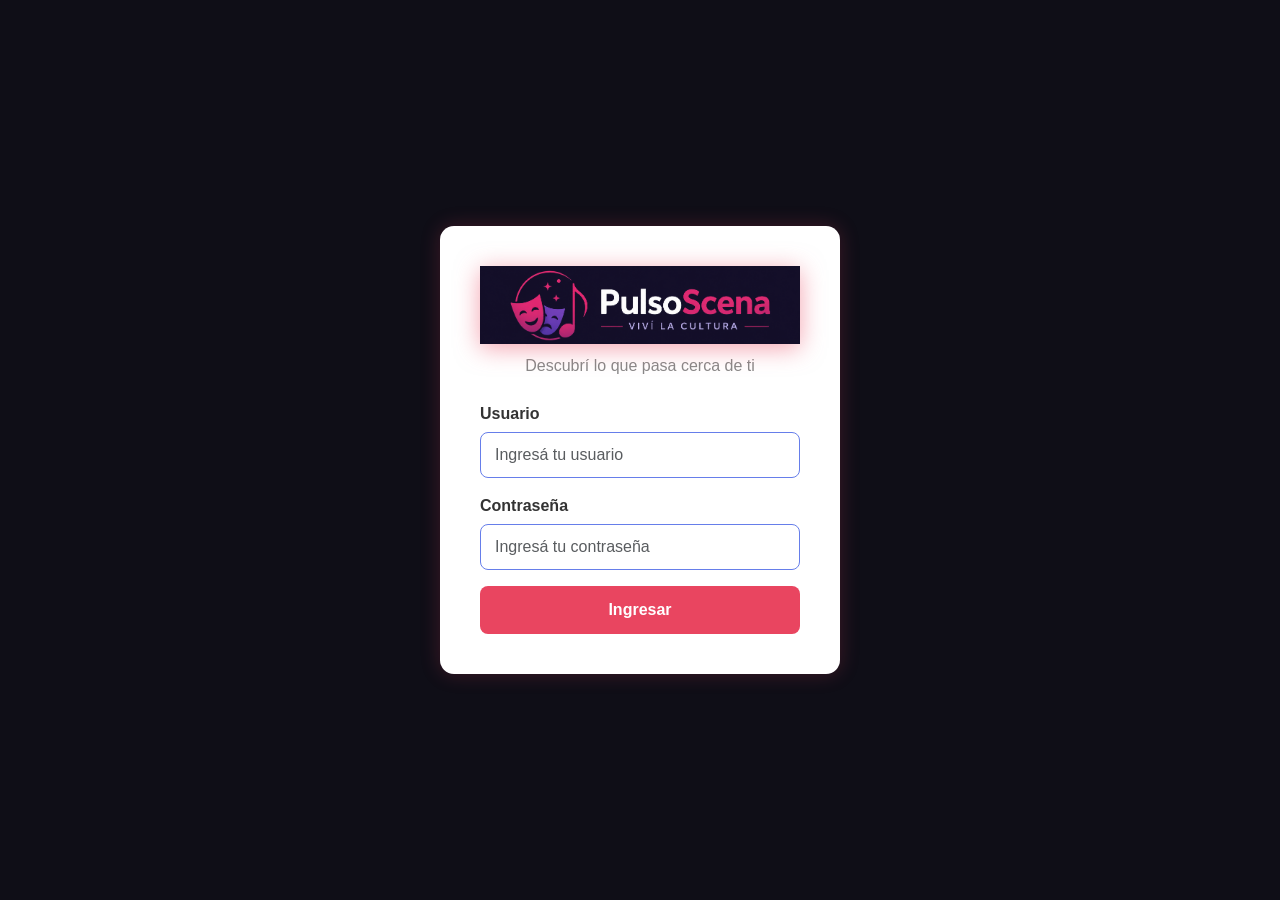
<file: login.html>
<!DOCTYPE html>
<html lang="es">
<head>
    <meta charset="UTF-8">
    <meta name="viewport" content="width=device-width, initial-scale=1.0">
    <link href="https://cdn.jsdelivr.net/npm/bootstrap@5.3.8/dist/css/bootstrap.min.css" rel="stylesheet" 
     integrity="sha384-sRIl4kxILFvY47J16cr9ZwB07vP4J8+LH7qKQnuqkuIAvNWLzeN8tE5YBujZqJLB" crossorigin="anonymous">
    <link rel="stylesheet" href="styles.css">
    <title>PulsoScena</title>
</head>
<body class="login-body">

     <div class="login-container"> 

        <div class="text-center mb-4">
    <img src="assets/logo.png" class="logo-login" alt="logo">
    <p>Descubrí lo que pasa cerca de ti</p>
</div>

        <div class="mb-3">
            <label class="form-label">Usuario</label>
            <input type="text" id="usuario" class="form-control" placeholder="Ingresá tu usuario"/>
        </div>

        <div class="mb-3">
            <label class="form-label">Contraseña</label>
            <input type="password" id="contrasena" class="form-control" placeholder="Ingresá tu contraseña"/>
        </div>

        <button id="btn-login" class="btn btn-danger w-100">Ingresar</button>

        <p id="error" class="error-msg text-center mt-1" style="display:none">
            Usuario o contraseña incorrectos 
        </p>

        <p id="validacion" class="error-msg text-center mt-1" style="display:none">
            Debe llenar todos los campos 
        </p>



    </div>
    <script src="https://cdn.jsdelivr.net/npm/bootstrap@5.3.8/dist/js/bootstrap.bundle.min.js" integrity="sha384-FKyoEForCGlyvwx9Hj09JcYn3nv7wiPVlz7YYwJrWVcXK/BmnVDxM+D2scQbITxI" crossorigin="anonymous"></script>
    <script src="script.js"></script>
</body>
</html>
</file>
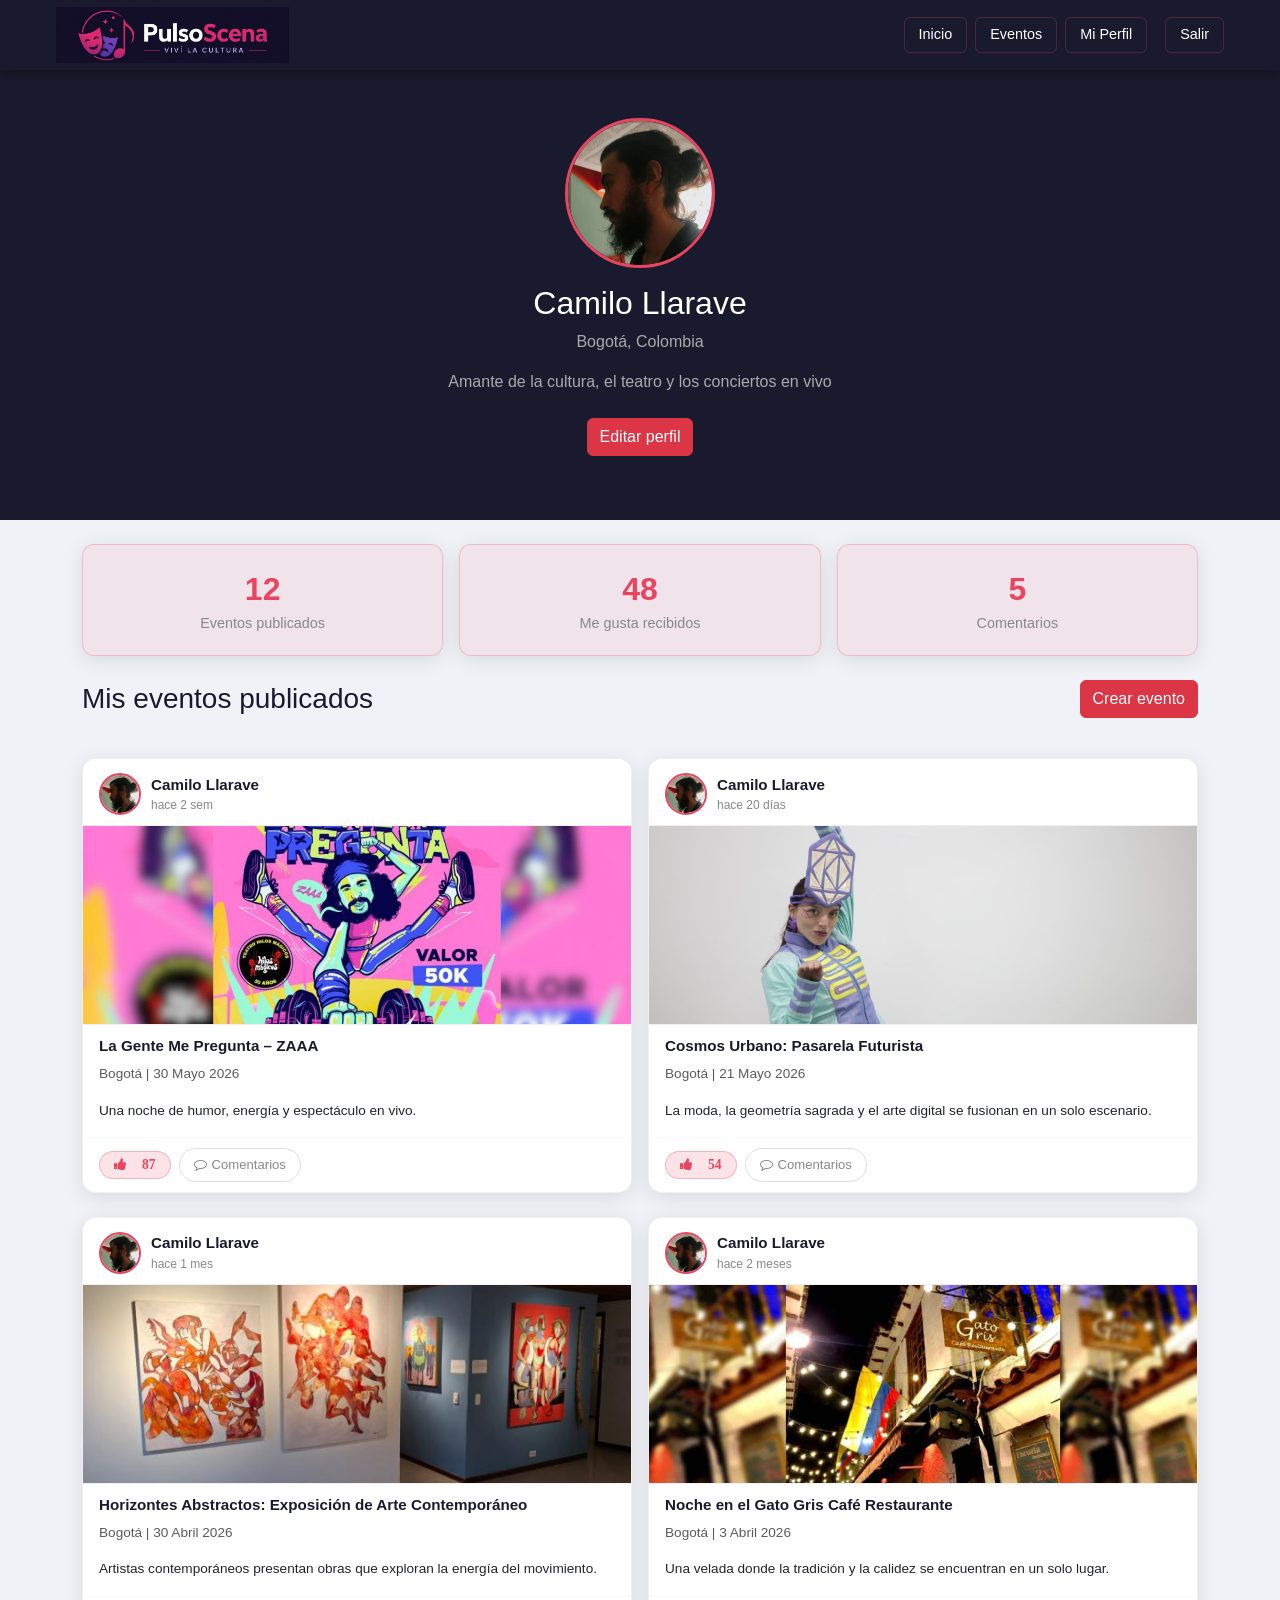
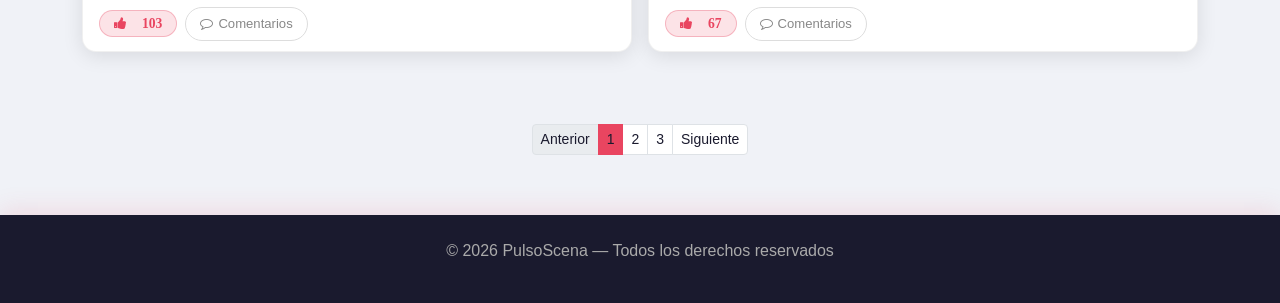
<file: perfil.html>
<!DOCTYPE html>
<html lang="es">
<head>
    <meta charset="UTF-8">
    <meta name="viewport" content="width=device-width, initial-scale=1.0">
    <link href="https://cdn.jsdelivr.net/npm/bootstrap@5.3.8/dist/css/bootstrap.min.css" rel="stylesheet" 
     integrity="sha384-sRIl4kxILFvY47J16cr9ZwB07vP4J8+LH7qKQnuqkuIAvNWLzeN8tE5YBujZqJLB" crossorigin="anonymous">
    <link rel="stylesheet" href="https://cdnjs.cloudflare.com/ajax/libs/font-awesome/4.7.0/css/font-awesome.min.css">
    <link rel="stylesheet" href="styles.css">
    <title>PulsoScena - Perfil</title>
</head>
<body>

<!-- NAVBAR -->
<nav class="navbar navbar-expand-lg" id="navbar-principal">
    <div class="container-fluid px-4">
        <a class="navbar-brand d-flex align-items-center" href="index.html">
            <img src="assets/logo.png" class="logo-navbar" alt="logo">
        </a>
        <button class="navbar-toggler" type="button"
            data-bs-toggle="collapse" data-bs-target="#menuNav">
            <span class="navbar-toggler-icon"></span>
        </button>
        <div class="collapse navbar-collapse" id="menuNav">
            <ul class="navbar-nav ms-auto">
                <li class="nav-item"><a class="nav-link" href="index.html">Inicio</a></li>
                <li class="nav-item"><a class="nav-link" href="publicaciones.html">Eventos</a></li>
                <li class="nav-item"><a class="nav-link" href="perfil.html">Mi Perfil</a></li>
                <li class="nav-item" style="margin-left:10px;">
                    <a class="nav-link" id="cerrar" href="#">Salir</a>
                </li>
            </ul>
        </div>
    </div>
</nav>

<main>

    <!-- INFO USUARIO -->
    <section class="perfil-header text-center py-5">
        <img src="assets/per.jpg" class="perfil-foto" alt="Foto de perfil">
        <h2 class="mt-3">Camilo Llarave</h2>
        <p>Bogotá, Colombia</p>
        <p>Amante de la cultura, el teatro y los conciertos en vivo</p>
        <button class="btn btn-danger mt-2 mb-3"
            data-bs-toggle="modal" data-bs-target="#modalEditarPerfil">
            Editar perfil
        </button>
    </section>

    <!-- ESTADÍSTICAS -->
    <section class="container text-center my-4">
        <div class="row g-3 mb-4">
            <div class="col-4">
                <div class="stat-card">
                    <strong>12</strong>
                    <p>Eventos publicados</p>
                </div>
            </div>
            <div class="col-4">
                <div class="stat-card">
                    <strong>48</strong>
                    <p>Me gusta recibidos</p>
                </div>
            </div>
            <div class="col-4">
                <div class="stat-card">
                    <strong>5</strong>
                    <p>Comentarios</p>
                </div>
            </div>
        </div>
    </section>

    <!-- CREAR EVENTO -->
    <section class="container my-4">
        <div class="d-flex justify-content-between align-items-center mb-4">
            <h3 class="mb-0">Mis eventos publicados</h3>
            <button class="btn btn-danger" data-bs-toggle="collapse" data-bs-target="#formCrearEvento">
                 Crear evento
            </button>
        </div>

        <div class="collapse mb-4" id="formCrearEvento">
            <div class="card card-body">
                <h5 class="mb-3">Nuevo evento</h5>
                <div class="mb-3">
                    <label class="form-label">Nombre del evento</label>
                    <input type="text" id="input-nombre-evento" class="form-control" placeholder="Ej: Concierto de Jazz"/>
                </div>
                <div class="mb-3">
                    <label class="form-label">Ciudad</label>
                    <input type="text" id="input-ciudad-evento" class="form-control" placeholder="Ej: Bogotá"/>
                </div>
                <div class="mb-3">
                    <label class="form-label">Fecha</label>
                    <input type="date" id="input-fecha-evento" class="form-control"/>
                </div>
                <div class="mb-3">
                    <label class="form-label">Descripción</label>
                    <textarea id="input-descripcion-evento" class="form-control" rows="3" placeholder="Describí el evento..."></textarea>
                </div>
                <div class="mb-3">
                    <label class="form-label">Foto del evento</label>
                    <input type="file" id="input-foto-evento" class="form-control" accept="image/*"/>
                </div>
                <button class="btn btn-danger w-100" id="btn-publicar-evento">Publicar evento</button>
                <p id="msg-evento" class="text-danger text-center mt-2" style="display:none">Por favor completá todos los campos</p>
            </div>
        </div>

        <!-- LISTA DINÁMICA -->
        <div id="lista-eventos-perfil" class="row g-3"></div>

    </section>

    <!-- PUBLICACIONES -->
    <section class="container my-4">
        <div class="row g-3">

            <!-- CARD 1 -->
            <div class="col-md-6">
                <div class="card post-card">
                    <div class="post-header">
                        <img src="assets/per.jpg" class="Fperfil" alt="Camilo">
                        <div class="post-header-info">
                            <p class="nombre">Camilo Llarave</p>
                            <p class="tiempo">hace 2 sem</p>
                        </div>
                    </div>
                    <img src="assets/teatro.jpg" class="post-img" alt="Teatro">
                    <div class="post-texto">La Gente Me Pregunta – ZAAA</div>
                    <p class="px-3 text-muted" style="font-size:0.85rem;">Bogotá | 30 Mayo 2026</p>
                    <p class="px-3" style="font-size:0.85rem;">Una noche de humor, energía y espectáculo en vivo.</p>
                    <hr class="separador">
                    <div class="post-acciones">
                        <button class="likes1 fa fa-thumbs-up">&nbsp;<span class="num-likes">87</span></button>
                        <button class="btn-ver-comentarios" data-bs-toggle="collapse" data-bs-target="#comentarios-p1">
                            <i class="fa fa-comment-o"></i> Comentarios
                        </button>
                    </div>
                    <div class="collapse" id="comentarios-p1">
                        <div class="comentarios-seccion">
                            <div class="lista-comentarios"></div>
                            <div class="comentar-fila">
                                <input type="text" class="campo-comentario" placeholder="Escribe un comentario...">
                                <button class="btn-comentar">Comentar</button>
                            </div>
                        </div>
                    </div>
                </div>
            </div>

            <!-- CARD 2 -->
            <div class="col-md-6">
                <div class="card post-card">
                    <div class="post-header">
                        <img src="assets/per.jpg" class="Fperfil" alt="Camilo">
                        <div class="post-header-info">
                            <p class="nombre">Camilo Llarave</p>
                            <p class="tiempo">hace 20 días</p>
                        </div>
                    </div>
                    <img src="assets/t.jpeg" class="post-img" alt="Moda">
                    <div class="post-texto">Cosmos Urbano: Pasarela Futurista</div>
                    <p class="px-3 text-muted" style="font-size:0.85rem;">Bogotá | 21 Mayo 2026</p>
                    <p class="px-3" style="font-size:0.85rem;">La moda, la geometría sagrada y el arte digital se fusionan en un solo escenario.</p>
                    <hr class="separador">
                    <div class="post-acciones">
                        <button class="likes1 fa fa-thumbs-up">&nbsp;<span class="num-likes">54</span></button>
                        <button class="btn-ver-comentarios" data-bs-toggle="collapse" data-bs-target="#comentarios-p2">
                            <i class="fa fa-comment-o"></i> Comentarios
                        </button>
                    </div>
                    <div class="collapse" id="comentarios-p2">
                        <div class="comentarios-seccion">
                            <div class="lista-comentarios"></div>
                            <div class="comentar-fila">
                                <input type="text" class="campo-comentario" placeholder="Escribe un comentario...">
                                <button class="btn-comentar">Comentar</button>
                            </div>
                        </div>
                    </div>
                </div>
            </div>

            <!-- CARD 3 -->
            <div class="col-md-6">
                <div class="card post-card">
                    <div class="post-header">
                        <img src="assets/per.jpg" class="Fperfil" alt="Camilo">
                        <div class="post-header-info">
                            <p class="nombre">Camilo Llarave</p>
                            <p class="tiempo">hace 1 mes</p>
                        </div>
                    </div>
                    <img src="assets/arte.jpeg" class="post-img" alt="Arte">
                    <div class="post-texto">Horizontes Abstractos: Exposición de Arte Contemporáneo</div>
                    <p class="px-3 text-muted" style="font-size:0.85rem;">Bogotá | 30 Abril 2026</p>
                    <p class="px-3" style="font-size:0.85rem;">Artistas contemporáneos presentan obras que exploran la energía del movimiento.</p>
                    <hr class="separador">
                    <div class="post-acciones">
                        <button class="likes1 fa fa-thumbs-up">&nbsp;<span class="num-likes">103</span></button>
                        <button class="btn-ver-comentarios" data-bs-toggle="collapse" data-bs-target="#comentarios-p3">
                            <i class="fa fa-comment-o"></i> Comentarios
                        </button>
                    </div>
                    <div class="collapse" id="comentarios-p3">
                        <div class="comentarios-seccion">
                            <div class="lista-comentarios"></div>
                            <div class="comentar-fila">
                                <input type="text" class="campo-comentario" placeholder="Escribe un comentario...">
                                <button class="btn-comentar">Comentar</button>
                            </div>
                        </div>
                    </div>
                </div>
            </div>

            <!-- CARD 4 -->
            <div class="col-md-6">
                <div class="card post-card mb-5">
                    <div class="post-header">
                        <img src="assets/per.jpg" class="Fperfil" alt="Camilo">
                        <div class="post-header-info">
                            <p class="nombre">Camilo Llarave</p>
                            <p class="tiempo">hace 2 meses</p>
                        </div>
                    </div>
                    <img src="assets/vivo.jpg" class="post-img" alt="Gato Gris">
                    <div class="post-texto">Noche en el Gato Gris Café Restaurante</div>
                    <p class="px-3 text-muted" style="font-size:0.85rem;">Bogotá | 3 Abril 2026</p>
                    <p class="px-3" style="font-size:0.85rem;">Una velada donde la tradición y la calidez se encuentran en un solo lugar.</p>
                    <hr class="separador">
                    <div class="post-acciones">
                        <button class="likes1 fa fa-thumbs-up">&nbsp;<span class="num-likes">67</span></button>
                        <button class="btn-ver-comentarios" data-bs-toggle="collapse" data-bs-target="#comentarios-p4">
                            <i class="fa fa-comment-o"></i> Comentarios
                        </button>
                    </div>
                    <div class="collapse" id="comentarios-p4">
                        <div class="comentarios-seccion">
                            <div class="lista-comentarios"></div>
                            <div class="comentar-fila">
                                <input type="text" class="campo-comentario" placeholder="Escribe un comentario...">
                                <button class="btn-comentar">Comentar</button>
                            </div>
                        </div>
                    </div>
                </div>
            </div>

        </div>
    </section>

    <!-- PAGINACIÓN -->
    <ul class="pagination pagination-sm justify-content-center mb-5">
        <li class="page-item disabled"><a class="page-link">Anterior</a></li>
        <li class="page-item active"><a class="page-link" href="#">1</a></li>
        <li class="page-item"><a class="page-link" href="#">2</a></li>
        <li class="page-item"><a class="page-link" href="#">3</a></li>
        <li class="page-item"><a class="page-link" href="#">Siguiente</a></li>
    </ul>

    <!-- MODAL EDITAR PERFIL -->
    <div class="modal fade" id="modalEditarPerfil" tabindex="-1">
        <div class="modal-dialog">
            <div class="modal-content">
                <div class="modal-header">
                    <h5 class="modal-title">Editar perfil</h5>
                    <button type="button" class="btn-close" data-bs-dismiss="modal"></button>
                </div>
                <div class="modal-body">
                    <div class="mb-3">
                        <label class="form-label">Nombre</label>
                        <input type="text" id="input-nombre-perfil" class="form-control" value="Camilo Llarave"/>
                    </div>
                    <div class="mb-3">
                        <label class="form-label">Ciudad</label>
                        <input type="text" id="input-ciudad-perfil" class="form-control" value="Bogotá, Colombia"/>
                    </div>
                    <div class="mb-3">
                        <label class="form-label">Biografía</label>
                        <textarea id="input-bio-perfil" class="form-control" rows="2">Amante de la cultura, el teatro y los conciertos en vivo</textarea>
                    </div>
                    <div class="mb-3">
                        <label class="form-label">Foto de perfil</label>
                        <input type="file" id="input-foto-perfil" class="form-control" accept="image/*"/>
                    </div>
                    <p id="msg-perfil" class="text-danger text-center" style="display:none">Por favor completá todos los campos</p>
                </div>
                <div class="modal-footer">
                    <button type="button" class="btn btn-secondary" data-bs-dismiss="modal">Cancelar</button>
                    <button type="button" class="btn btn-danger" id="btn-guardar-perfil">Guardar cambios</button>
                </div>
            </div>
        </div>
    </div>

</main>

<footer>
    <p>© 2026 PulsoScena — Todos los derechos reservados</p>
</footer>

<script src="https://cdn.jsdelivr.net/npm/bootstrap@5.3.8/dist/js/bootstrap.bundle.min.js"
        integrity="sha384-FKyoEForCGlyvwx9Hj09JcYn3nv7wiPVlz7YYwJrWVcXK/BmnVDxM+D2scQbITxI" crossorigin="anonymous"></script>
<script src="script.js"></script>
</body>
</html>
</file>
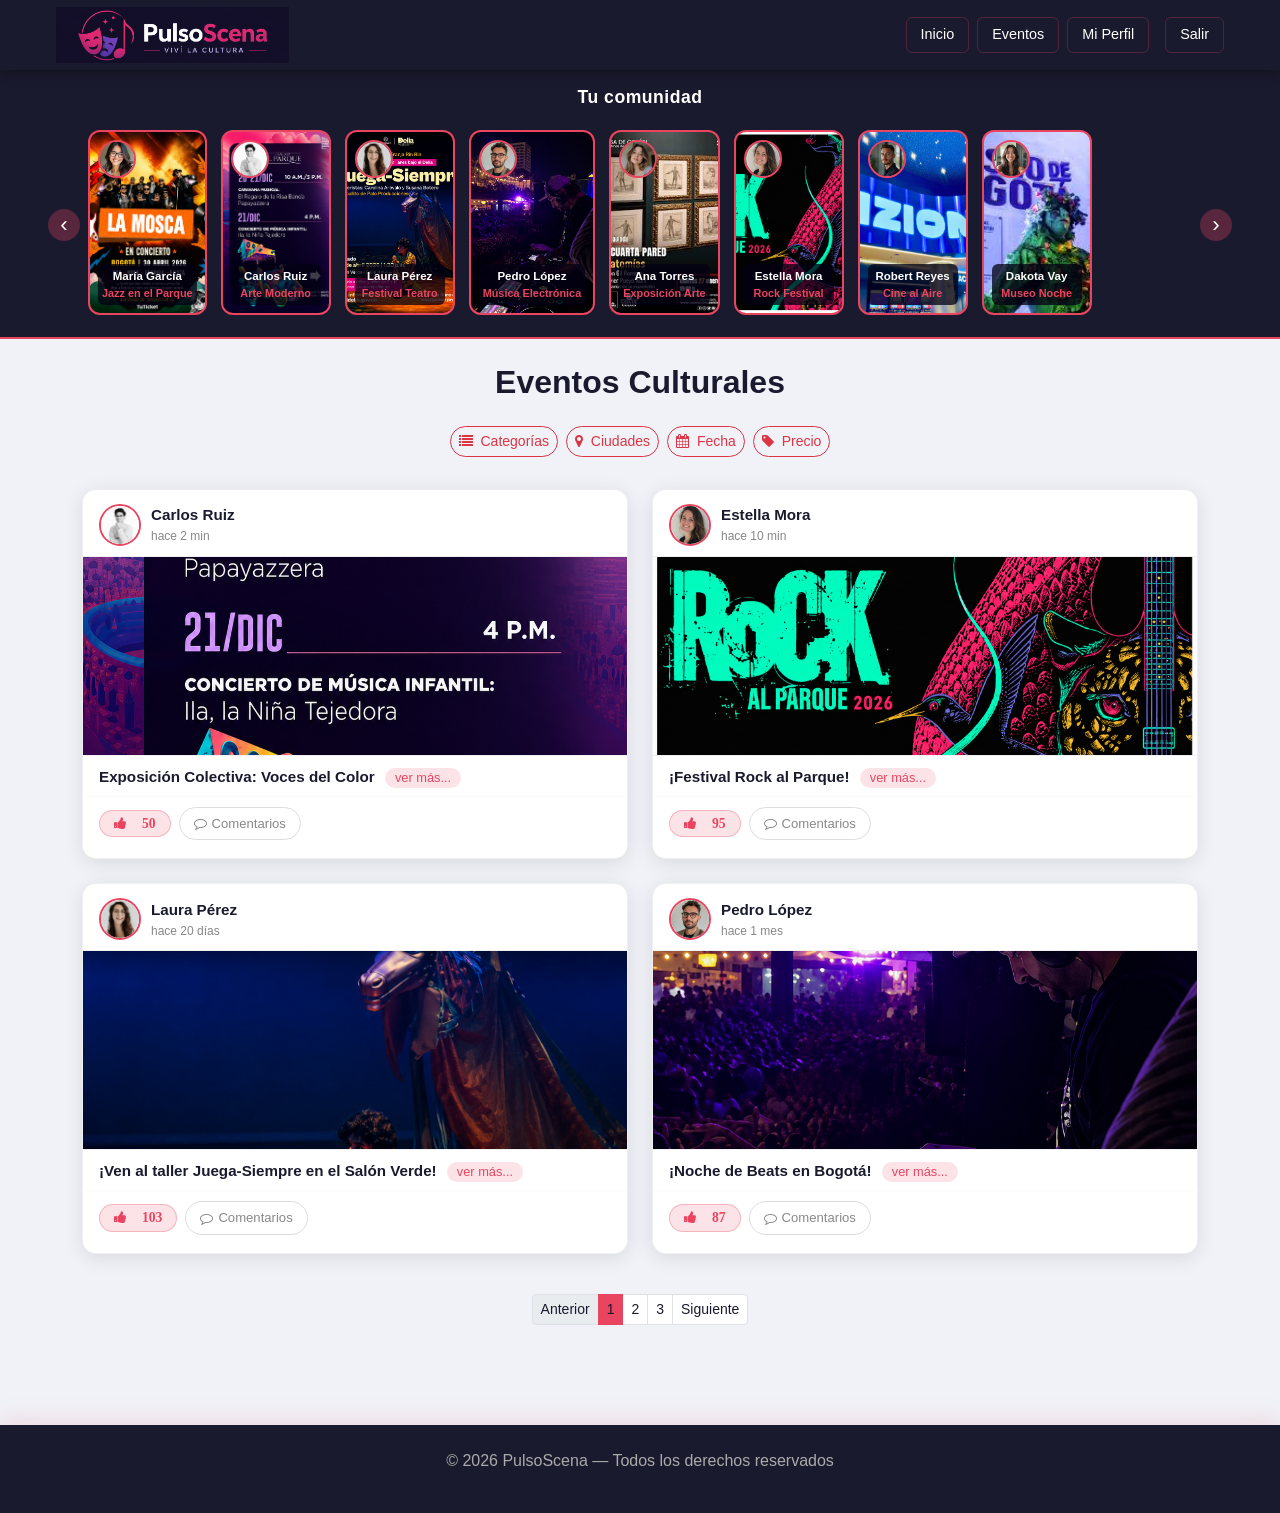
<file: publicaciones.html>
<!DOCTYPE html>
<html lang="es">
<head>
    <meta charset="UTF-8">
    <meta name="viewport" content="width=device-width, initial-scale=1.0">
    <link href="https://cdn.jsdelivr.net/npm/bootstrap@5.3.8/dist/css/bootstrap.min.css" rel="stylesheet"
          integrity="sha384-sRIl4kxILFvY47J16cr9ZwB07vP4J8+LH7qKQnuqkuIAvNWLzeN8tE5YBujZqJLB" crossorigin="anonymous">
    <link rel="stylesheet" href="https://cdnjs.cloudflare.com/ajax/libs/font-awesome/4.7.0/css/font-awesome.min.css">
    <link rel="stylesheet" href="styles.css">
    <title>PulsoScena - Eventos</title>
</head>
<body>

<!-- NAVBAR -->
<nav class="navbar navbar-expand-lg sticky-top" id="navbar-principal">
    <div class="container-fluid px-3 px-md-4">
        <a class="navbar-brand" href="index.html">
            <img src="assets/logo.png" class="logo-navbar" alt="PulsoScena">
        </a>
        <button class="navbar-toggler" type="button"
                data-bs-toggle="collapse" data-bs-target="#menuNav">
            <span class="navbar-toggler-icon"></span>
        </button>
        <div class="collapse navbar-collapse" id="menuNav">
            <ul class="navbar-nav ms-auto mt-2 mt-lg-0">
                <li class="nav-item"><a class="nav-link" href="index.html">Inicio</a></li>
                <li class="nav-item"><a class="nav-link" href="publicaciones.html">Eventos</a></li>
                <li class="nav-item"><a class="nav-link" href="perfil.html">Mi Perfil</a></li>
                <li class="nav-item ms-lg-2"><a class="nav-link" id="cerrar" href="#">Salir</a></li>
            </ul>
        </div>
    </div>
</nav>

<!-- STORIES -->
<div class="stories-wrapper">
    <p class="stories-titulo">Tu comunidad</p>
    <div class="stories-container">
        <button class="story-arrow story-arrow-left" id="arrowLeft">&#8249;</button>
        <div class="stories-scroll" id="storiesScroll">
            <div class="story-card" style="background-image:url('assets/eventos/1.png');background-size:cover;background-position:center">
                <img src="assets/perfiles/2.jpg" class="story-avatar" alt="María García">
                <div class="story-info"><p class="story-nombre">María García</p><p class="story-evento">Jazz en el Parque</p></div>
            </div>
            <div class="story-card" style="background-image:url('assets/eventos/2.png');background-size:cover;background-position:center">
                <img src="assets/perfiles/1.jpg" class="story-avatar" alt="Carlos Ruiz">
                <div class="story-info"><p class="story-nombre">Carlos Ruiz</p><p class="story-evento">Arte Moderno</p></div>
            </div>
            <div class="story-card" style="background-image:url('assets/eventos/3.png');background-size:cover;background-position:center">
                <img src="assets/perfiles/3.jpeg" class="story-avatar" alt="Laura Pérez">
                <div class="story-info"><p class="story-nombre">Laura Pérez</p><p class="story-evento">Festival Teatro</p></div>
            </div>
            <div class="story-card" style="background-image:url('assets/eventos/4.png');background-size:cover;background-position:center">
                <img src="assets/perfiles/4.avif" class="story-avatar" alt="Pedro López">
                <div class="story-info"><p class="story-nombre">Pedro López</p><p class="story-evento">Música Electrónica</p></div>
            </div>
            <div class="story-card" style="background-image:url('assets/eventos/5.jpg');background-size:cover;background-position:center">
                <img src="assets/perfiles/5.jpg" class="story-avatar" alt="Ana Torres">
                <div class="story-info"><p class="story-nombre">Ana Torres</p><p class="story-evento">Exposición Arte</p></div>
            </div>
            <div class="story-card" style="background-image:url('assets/eventos/6.png');background-size:cover;background-position:center">
                <img src="assets/perfiles/6.jpg" class="story-avatar" alt="Estella Mora">
                <div class="story-info"><p class="story-nombre">Estella Mora</p><p class="story-evento">Rock Festival</p></div>
            </div>
            <div class="story-card" style="background-image:url('assets/eventos/7.png');background-size:cover;background-position:center">
                <img src="assets/perfiles/7.avif" class="story-avatar" alt="Robert Reyes">
                <div class="story-info"><p class="story-nombre">Robert Reyes</p><p class="story-evento">Cine al Aire</p></div>
            </div>
            <div class="story-card" style="background-image:url('assets/eventos/8.jpg');background-size:cover;background-position:center">
                <img src="assets/perfiles/8.avif" class="story-avatar" alt="Dakota Vay">
                <div class="story-info"><p class="story-nombre">Dakota Vay</p><p class="story-evento">Museo Noche</p></div>
            </div>
        </div>
        <button class="story-arrow story-arrow-right" id="arrowRight">&#8250;</button>
    </div>
</div>

<!-- MAIN -->
<main class="container py-4">

    <h2 class="text-center mb-4 fw-bold">Eventos Culturales</h2>

    <div class="d-flex flex-wrap justify-content-center gap-2 mb-4">
        <button class="btn btn-outline-danger btn-sm rounded-pill"
                data-bs-toggle="popover" data-bs-placement="top"
                data-bs-title="Categorías"
                data-bs-content="Conciertos | Teatro | Exposiciones | Festivales">
            <i class="fa fa-list me-1"></i> Categorías
        </button>
        <button class="btn btn-outline-danger btn-sm rounded-pill"
                data-bs-toggle="popover" data-bs-placement="bottom"
                data-bs-title="Ciudades"
                data-bs-content="Bogotá | Medellín | Cali | Cartagena">
            <i class="fa fa-map-marker me-1"></i> Ciudades
        </button>
        <button class="btn btn-outline-danger btn-sm rounded-pill"
                data-bs-toggle="popover" data-bs-placement="bottom"
                data-bs-title="Fecha"
                data-bs-content="Esta semana | Este mes | Próximos eventos">
            <i class="fa fa-calendar me-1"></i> Fecha
        </button>
        <button class="btn btn-outline-danger btn-sm rounded-pill"
                data-bs-toggle="popover" data-bs-placement="bottom"
                data-bs-title="Precio"
                data-bs-content="Gratis | Menos de $50k | Más de $50k">
            <i class="fa fa-tag me-1"></i> Precio
        </button>
    </div>

    <div class="row g-4">

        <!-- POST 1 -->
        <div class="col-12 col-md-6">
            <article class="post-card h-100">
                <div class="post-header">
                    <img src="assets/perfiles/1.jpg" class="Fperfil" alt="Carlos Ruiz">
                    <div class="post-header-info">
                        <p class="nombre">Carlos Ruiz</p>
                        <p class="tiempo">hace 2 min</p>
                    </div>
                </div>
                <img src="assets/eventos/2.png" class="post-img" alt="Exposición Arte">
                <div class="post-texto">
                    Exposición Colectiva: Voces del Color
                    <a class="ver-mas" data-bs-toggle="collapse"
                       href="#detalle-1" role="button">ver más...</a>
                </div>
                <div class="collapse" id="detalle-1">
                    <div class="evento-detalle">
                        <p class="evento-ciudad">Bogotá &nbsp;·&nbsp; 30 Abril 2026</p>
                        <p class="evento-desc">Una celebración donde la música y la alegría se encuentran en un solo escenario.</p>
                        <div class="evento-meta">
                            <p><strong>Hora:</strong> 10:00 AM – 3:00 PM</p>
                            <p><strong>Fecha:</strong> 20 y 21 de diciembre de 2026</p>
                            <p><strong>Lugar:</strong> Teatro El Parque, Bogotá</p>
                            <p><strong>Entrada:</strong> Libre con inscripción previa</p>
                        </div>
                    </div>
                </div>
                <hr class="separador">
                <div class="post-acciones">
                    <button class="likes1 fa fa-thumbs-up">&nbsp;<span class="num-likes">50</span></button>
                    <button class="btn-ver-comentarios" data-bs-toggle="collapse" data-bs-target="#comentarios-1">
                        <i class="fa fa-comment-o"></i> Comentarios
                    </button>
                </div>
                <div class="collapse" id="comentarios-1">
                    <div class="comentarios-seccion">
                        <div class="lista-comentarios"></div>
                        <div class="comentar-fila">
                            <input type="text" class="campo-comentario" placeholder="Escribe un comentario...">
                            <button class="btn-comentar">Comentar</button>
                        </div>
                    </div>
                </div>
            </article>
        </div>

        <!-- POST 2 -->
        <div class="col-12 col-md-6">
            <article class="post-card h-100">
                <div class="post-header">
                    <img src="assets/perfiles/6.jpg" class="Fperfil" alt="Estella Mora">
                    <div class="post-header-info">
                        <p class="nombre">Estella Mora</p>
                        <p class="tiempo">hace 10 min</p>
                    </div>
                </div>
                <img src="assets/eventos/6.png" class="post-img" alt="Rock al Parque">
                <div class="post-texto">
                    ¡Festival Rock al Parque!
                    <a class="ver-mas" data-bs-toggle="collapse"
                       href="#detalle-2" role="button">ver más...</a>
                </div>
                <div class="collapse" id="detalle-2">
                    <div class="evento-detalle">
                        <p class="evento-ciudad">Bogotá &nbsp;·&nbsp; Junio – Julio 2026</p>
                        <p class="evento-desc">El festival más grande de música gratuita en Latinoamérica regresa con toda su fuerza.</p>
                        <div class="evento-meta">
                            <p><strong>Hora:</strong> Desde las 12:00 PM hasta la noche</p>
                            <p><strong>Fecha:</strong> 29, 30 de junio y 1 de julio de 2026</p>
                            <p><strong>Lugar:</strong> Parque Simón Bolívar, Bogotá</p>
                            <p><strong>Entrada:</strong> Libre</p>
                        </div>
                    </div>
                </div>
                <hr class="separador">
                <div class="post-acciones">
                    <button class="likes1 fa fa-thumbs-up">&nbsp;<span class="num-likes">95</span></button>
                    <button class="btn-ver-comentarios" data-bs-toggle="collapse" data-bs-target="#comentarios-2">
                        <i class="fa fa-comment-o"></i> Comentarios
                    </button>
                </div>
                <div class="collapse" id="comentarios-2">
                    <div class="comentarios-seccion">
                        <div class="lista-comentarios"></div>
                        <div class="comentar-fila">
                            <input type="text" class="campo-comentario" placeholder="Escribe un comentario...">
                            <button class="btn-comentar">Comentar</button>
                        </div>
                    </div>
                </div>
            </article>
        </div>

        <!-- POST 3 -->
        <div class="col-12 col-md-6">
            <article class="post-card h-100">
                <div class="post-header">
                    <img src="assets/perfiles/3.jpeg" class="Fperfil" alt="Laura Pérez">
                    <div class="post-header-info">
                        <p class="nombre">Laura Pérez</p>
                        <p class="tiempo">hace 20 días</p>
                    </div>
                </div>
                <img src="assets/eventos/3.png" class="post-img" alt="Taller Juega Siempre">
                <div class="post-texto">
                    ¡Ven al taller Juega-Siempre en el Salón Verde!
                    <a class="ver-mas" data-bs-toggle="collapse"
                       href="#detalle-3" role="button">ver más...</a>
                </div>
                <div class="collapse" id="detalle-3">
                    <div class="evento-detalle">
                        <p class="evento-ciudad">Bogotá &nbsp;·&nbsp; 25 Abril 2026</p>
                        <p class="evento-desc">Una experiencia donde el juego, la imaginación y la creatividad se encuentran en un solo escenario.</p>
                        <div class="evento-meta">
                            <p><strong>Hora:</strong> 1:30 PM</p>
                            <p><strong>Fecha:</strong> 25 de Abril, 2026</p>
                            <p><strong>Lugar:</strong> Salón Verde, Calle 11 # 6-60, Bogotá</p>
                            <p><strong>Entrada:</strong> $5.000 COP</p>
                        </div>
                    </div>
                </div>
                <hr class="separador">
                <div class="post-acciones">
                    <button class="likes1 fa fa-thumbs-up">&nbsp;<span class="num-likes">103</span></button>
                    <button class="btn-ver-comentarios" data-bs-toggle="collapse" data-bs-target="#comentarios-3">
                        <i class="fa fa-comment-o"></i> Comentarios
                    </button>
                </div>
                <div class="collapse" id="comentarios-3">
                    <div class="comentarios-seccion">
                        <div class="lista-comentarios"></div>
                        <div class="comentar-fila">
                            <input type="text" class="campo-comentario" placeholder="Escribe un comentario...">
                            <button class="btn-comentar">Comentar</button>
                        </div>
                    </div>
                </div>
            </article>
        </div>

        <!-- POST 4 -->
        <div class="col-12 col-md-6">
            <article class="post-card h-100">
                <div class="post-header">
                    <img src="assets/perfiles/4.avif" class="Fperfil" alt="Pedro López">
                    <div class="post-header-info">
                        <p class="nombre">Pedro López</p>
                        <p class="tiempo">hace 1 mes</p>
                    </div>
                </div>
                <img src="assets/eventos/4.png" class="post-img" alt="Noche de Beats">
                <div class="post-texto">
                    ¡Noche de Beats en Bogotá!
                    <a class="ver-mas" data-bs-toggle="collapse"
                       href="#detalle-4" role="button">ver más...</a>
                </div>
                <div class="collapse" id="detalle-4">
                    <div class="evento-detalle">
                        <p class="evento-ciudad">Bogotá &nbsp;·&nbsp; 10 Mayo 2026</p>
                        <p class="evento-desc">Una celebración donde la música electrónica y la energía urbana se fusionan en un solo escenario.</p>
                        <div class="evento-meta">
                            <p><strong>Hora:</strong> 3:00 PM – 9:00 PM</p>
                            <p><strong>Fecha:</strong> 10 de Mayo, 2026</p>
                            <p><strong>Lugar:</strong> Parque El Virrey, Bogotá</p>
                            <p><strong>Entrada:</strong> $25.000 COP</p>
                        </div>
                    </div>
                </div>
                <hr class="separador">
                <div class="post-acciones">
                    <button class="likes1 fa fa-thumbs-up">&nbsp;<span class="num-likes">87</span></button>
                    <button class="btn-ver-comentarios" data-bs-toggle="collapse" data-bs-target="#comentarios-4">
                        <i class="fa fa-comment-o"></i> Comentarios
                    </button>
                </div>
                <div class="collapse" id="comentarios-4">
                    <div class="comentarios-seccion">
                        <div class="lista-comentarios"></div>
                        <div class="comentar-fila">
                            <input type="text" class="campo-comentario" placeholder="Escribe un comentario...">
                            <button class="btn-comentar">Comentar</button>
                        </div>
                    </div>
                </div>
            </article>
        </div>

    </div>

    <nav class="mt-5 mb-2" aria-label="Paginación">
        <ul class="pagination pagination-sm justify-content-center">
            <li class="page-item disabled"><a class="page-link">Anterior</a></li>
            <li class="page-item active"><a class="page-link" href="#">1</a></li>
            <li class="page-item"><a class="page-link" href="#">2</a></li>
            <li class="page-item"><a class="page-link" href="#">3</a></li>
            <li class="page-item"><a class="page-link" href="#">Siguiente</a></li>
        </ul>
    </nav>

</main>

<footer>
    <p>© 2026 PulsoScena — Todos los derechos reservados</p>
</footer>

<script src="https://cdn.jsdelivr.net/npm/bootstrap@5.3.8/dist/js/bootstrap.bundle.min.js"
        integrity="sha384-FKyoEForCGlyvwx9Hj09JcYn3nv7wiPVlz7YYwJrWVcXK/BmnVDxM+D2scQbITxI" crossorigin="anonymous"></script>
<script src="script.js"></script>
</body>
</html>
</file>
<file: styles.css>
/* ── Variables ─────────────────────────────────────────────── */
:root {
  --bg-dark:      #0f0e17;
  --bg-card:      #1a1a2e;
  --bg-surface:   #ffffff;
  --accent:       #e94560;
  --accent-dim:   rgba(233, 69, 96, 0.15);
  --accent-hover: #c73652;
  --purple:       #667eea;
  --text-primary: #1a1a2e;
  --text-muted:   #888;
  --text-white:   #ffffff;
  --border:       rgba(233, 69, 96, 0.25);
  --shadow-card:  0 4px 20px rgba(0, 0, 0, 0.10);
  --shadow-glow:  0 0 20px rgba(233, 69, 96, 0.22);
  --radius-card:  14px;
  --radius-pill:  999px;
  --font-body:    'Segoe UI', 'Helvetica Neue', sans-serif;
}

/* ── Reset ──────────────────────────────────────────────────── */
*, *::before, *::after { margin: 0; padding: 0; box-sizing: border-box; }
body { font-family: var(--font-body); background-color: #f0f2f7; color: var(--text-primary); }
img  { max-width: 100%; display: block; }

/* ── Login ──────────────────────────────────────────────────── */
.login-body {
  background-color: var(--bg-dark);
  min-height: 100vh;
  display: flex; align-items: center; justify-content: center;
}
.login-container {
  background: var(--bg-surface); padding: 40px;
  border-radius: var(--radius-card); width: 100%; max-width: 400px;
  box-shadow: var(--shadow-glow);
}
.login-container h1 { text-align: center; color: var(--accent); font-size: 2rem; margin-bottom: 8px; }
.login-container p  { text-align: center; color: var(--text-muted); margin-bottom: 24px; }
.login-container label { display: block; margin-bottom: 6px; font-weight: 600; color: #333; }
.login-container input {
  width: 100%; padding: 10px 14px; border: 1px solid var(--purple);
  border-radius: 8px; margin-bottom: 16px; font-size: 1rem;
}
.login-container input:focus { outline: none; border-color: var(--accent); }
.login-container button {
  width: 100%; padding: 12px; background: var(--accent); color: white;
  border: none; border-radius: 8px; font-size: 1rem; font-weight: 600;
  cursor: pointer; transition: background 0.3s;
}
.login-container button:hover { background: var(--accent-hover); }
.error-msg { color: var(--accent); font-size: 0.9rem; margin-top: 6px; }
.logo-login {
  max-height: 120px; max-width: 100%; object-fit: contain;
  filter: drop-shadow(0 4px 12px rgba(233,69,96,0.5));
  transition: transform 0.3s; display: block; margin: 0 auto 10px;
}
.logo-login:hover { transform: scale(1.05); }

/* ── Navbar ─────────────────────────────────────────────────── */
#navbar-principal {
  background-color: var(--bg-card);
  padding: 0 32px; height: 70px;
  box-shadow: 0 2px 12px rgba(0,0,0,0.4);
  position: sticky; top: 0; z-index: 100;
}
#navbar-principal .container-fluid { height: 100%; display: flex; align-items: center; }
.logo-navbar { height: 56px; width: auto; object-fit: contain; }
.navbar-toggler {
  color: white; background-color: var(--accent-dim);
  border: 1px solid var(--accent); border-radius: 8px;
}
#navbar-principal .nav-link {
  color: var(--text-white) !important;
  font-size: 0.9rem; padding: 6px 14px;
  border: 1px solid var(--border); border-radius: 6px;
  margin-left: 8px; transition: all 0.25s; white-space: nowrap;
}
#navbar-principal .nav-link:hover { background: var(--accent); border-color: var(--accent); }

/* ── Hero ───────────────────────────────────────────────────── */
.hero {
  background: var(--bg-card); color: white;
  text-align: center; padding: 80px 20px;
  box-shadow: 0 5px 24px rgba(233,69,96,0.4);
}
.hero h2 { font-size: 2.5rem; color: var(--accent); margin-bottom: 12px; }
.hero p  { font-size: 1.1rem; color: #aaa; }
.carousel-inner img { width: 100%; height: 300px; object-fit: cover; border-bottom: 1px solid var(--border); }
.carousel-caption p {
  font-size: 1.4rem; color: var(--accent);
  background: rgba(15,14,23,0.85); padding: 6px 16px;
  border-radius: 8px; border: 1px solid var(--border);
}

/* ── Stories ────────────────────────────────────────────────── */
.stories-wrapper { background: var(--bg-card); border-bottom: 2px solid var(--accent); }
.stories-titulo {
  text-align: center; color: white; font-size: 1.1rem;
  font-weight: 600; padding: 14px 0 2px; margin: 0; letter-spacing: 0.5px;
}
.stories-container {
  position: relative; max-width: 1200px; margin: 0 auto; padding: 12px 48px;
}
.stories-scroll {
  display: flex; gap: 14px; overflow-x: auto;
  padding: 6px 0 10px; scrollbar-width: none;
}
.stories-scroll::-webkit-scrollbar { display: none; }
.story-card {
  position: relative; min-width: 110px; height: 185px;
  border-radius: 12px; overflow: hidden; cursor: pointer; flex-shrink: 0;
  border: 2px solid var(--accent);
  transition: transform 0.25s, box-shadow 0.25s;
  display: flex; flex-direction: column; justify-content: space-between;
  padding: 8px; background: #222;
}
.story-card:hover { transform: scale(1.06); box-shadow: var(--shadow-glow); }
.story-avatar { width: 38px; height: 38px; border-radius: 50%; border: 2px solid var(--accent); object-fit: cover; }
.story-info { background: rgba(3,0,19,0.75); text-align: center; border-radius: 6px; padding: 4px; margin-top: auto; }
.story-nombre { color: white; font-size: 0.72rem; margin: 0; font-weight: 700; }
.story-evento { color: var(--accent); font-size: 0.68rem; margin: 0; font-weight: 600; }
.story-arrow {
  position: absolute; top: 50%; transform: translateY(-50%);
  background: rgba(233,69,96,0.3); color: white; border: none;
  border-radius: 50%; width: 32px; height: 32px; font-size: 1.4rem;
  cursor: pointer; z-index: 10;
  display: flex; align-items: center; justify-content: center;
  transition: background 0.2s;
}
.story-arrow:hover { background: var(--accent); }
.story-arrow-left  { left: 8px; }
.story-arrow-right { right: 8px; }

/* ── Post Card ──────────────────────────────────────────────── */
.post-card {
  background: var(--bg-surface);
  border-radius: var(--radius-card);
  box-shadow: var(--shadow-card);
  overflow: hidden;
  border: 1px solid rgba(0,0,0,0.06);
  /* margen superior para separar del stories */
  margin-top: 8px;
}

/* Header del post */
.post-header {
  display: flex; align-items: center; gap: 10px;
  padding: 14px 16px 10px;
}
.Fperfil {
  width: 42px; height: 42px; border-radius: 50%;
  object-fit: cover; border: 2px solid var(--accent); flex-shrink: 0;
}
.post-header-info .nombre { font-weight: 700; font-size: 0.95rem; color: var(--text-primary); margin: 0; }
.post-header-info .tiempo { font-size: 0.75rem; color: var(--text-muted); margin: 0; }

/* Imagen del post */
.post-img {
    width: 100%;
    height: 200px;
    max-height: 200px;
    object-fit: cover;
    border-top: 1px solid #f0f0f0;
    border-bottom: 1px solid #f0f0f0;
    transition: max-height 0.4s ease;
}

/* Texto del post */
.post-texto {
  padding: 10px 16px 8px;
  font-size: 0.95rem; font-weight: 600;
  color: var(--text-primary); line-height: 1.4;
}

/* Ver más link */
.ver-mas {
  display: inline-block; margin-left: 6px;
  font-size: 0.8rem; color: var(--accent);
  text-decoration: none; background: var(--accent-dim);
  border-radius: var(--radius-pill); padding: 1px 10px;
  transition: background 0.2s; font-weight: 400;
}
.ver-mas:hover { background: rgba(233,69,96,0.28); color: var(--accent); }

/* Detalle evento (collapse) */
.evento-detalle { border-top: 1px solid #f0f0f0; padding: 12px 16px; background: #fafafa; }
.evento-detalle .evento-ciudad { font-weight: 700; font-size: 0.9rem; color: var(--text-primary); margin-bottom: 6px; }
.evento-detalle .evento-desc   { font-size: 0.82rem; color: var(--text-muted); line-height: 1.5; margin-bottom: 10px; }
.evento-detalle .evento-meta p {
  font-size: 0.85rem; color: var(--text-primary);
  margin: 3px 0; padding: 0; background: none; width: auto; border: none;
}
.evento-detalle .evento-meta p strong { color: var(--accent); }

/* Separador */
.separador { border: none; border-top: 1px solid #eeeeee; margin: 0; }

/* Acciones: like + ver comentarios — NUNCA se salen */
.post-acciones {
  display: flex;
  flex-wrap: wrap;          /* se envuelven si no caben */
  align-items: center;
  gap: 8px;
  padding: 10px 16px;
}

.likes1 {
  display: inline-flex; align-items: center; gap: 6px;
  background: var(--accent-dim); border: 1px solid rgba(233,69,96,0.3);
  border-radius: var(--radius-pill); padding: 6px 14px;
  font-size: 0.85rem; color: var(--accent);
  cursor: pointer; transition: all 0.25s;
  white-space: nowrap; flex-shrink: 0;
}
.likes1:hover, .likes1.activo { background: var(--accent); color: white; border-color: var(--accent); }
.num-likes { font-weight: 700; }

.btn-ver-comentarios {
  display: inline-flex; align-items: center; gap: 5px;
  background: transparent; border: 1px solid #ddd;
  border-radius: var(--radius-pill); padding: 6px 14px;
  font-size: 0.82rem; color: var(--text-muted);
  cursor: pointer; transition: all 0.25s;
  white-space: nowrap; flex-shrink: 0;
}
.btn-ver-comentarios:hover { border-color: var(--accent); color: var(--accent); }

/* Comentarios */
.comentarios-seccion { padding: 0 16px 14px; }
.lista-comentarios {
  display: flex; flex-direction: column; gap: 8px;
  margin-bottom: 10px; max-height: 240px; overflow-y: auto;
}
.comentario { display: flex; align-items: flex-start; gap: 8px; }
.comentario-avatar {
  width: 30px; height: 30px; border-radius: 50%;
  background: var(--purple); color: white;
  font-size: 10px; font-weight: 700;
  display: flex; align-items: center; justify-content: center;
  flex-shrink: 0;
}
.comentario-burbuja {
  background: #f0f2f5; border-radius: 12px; padding: 7px 12px;
  font-size: 0.85rem; line-height: 1.4;
  word-break: break-word; flex: 1;
}
.comentar-fila { display: flex; gap: 8px; align-items: center; flex-wrap: wrap; }
.campo-comentario {
  flex: 1; min-width: 0;
  padding: 8px 14px; border: 1px solid #ddd;
  border-radius: var(--radius-pill); font-size: 0.85rem;
  outline: none; transition: border 0.2s; background: #f7f7f7;
}
.campo-comentario:focus { border-color: var(--accent); background: white; }
.btn-comentar {
  background: #e94560;
  border: none; color: white; padding: 8px 16px;
  border-radius: var(--radius-pill); font-size: 0.82rem;
  font-weight: 600; cursor: pointer; transition: opacity 0.25s;
  white-space: nowrap; flex-shrink: 0;
}
.btn-comentar:hover { opacity: 0.85; }

/* ── Perfil ──────────────────────────────────────────────────── */
.perfil-header { background: var(--bg-card); color: white; padding: 40px 20px 30px;
  text-align: center; }
.perfil-header p { color: #aaa; }
.perfil-foto { width: 150px; height: 150px; border-radius: 50%; border: 3px solid var(--accent); object-fit: cover;display: block; margin: 0 auto 16px;    }
.stat-card {
  background: rgba(233,69,96,0.08); border-radius: 12px;
  padding: 20px; box-shadow: var(--shadow-card); border: 1px solid var(--border);
}
.stat-card strong { font-size: 2rem; color: var(--accent); display: block; }
.stat-card p { color: var(--text-muted); margin: 0; font-size: 0.9rem; }

/* ── Pagination ─────────────────────────────────────────────── */
.pagination .page-link { color: var(--bg-card); }
.pagination .page-item.active .page-link { background: var(--accent); border-color: var(--accent); }

/* ── Footer ─────────────────────────────────────────────────── */
footer {
  background: var(--bg-card); color: #aaa; text-align: center;
  padding: 24px; margin-top: 60px;
  box-shadow: 0 -4px 24px rgba(233,69,96,0.15);
}
</file>
